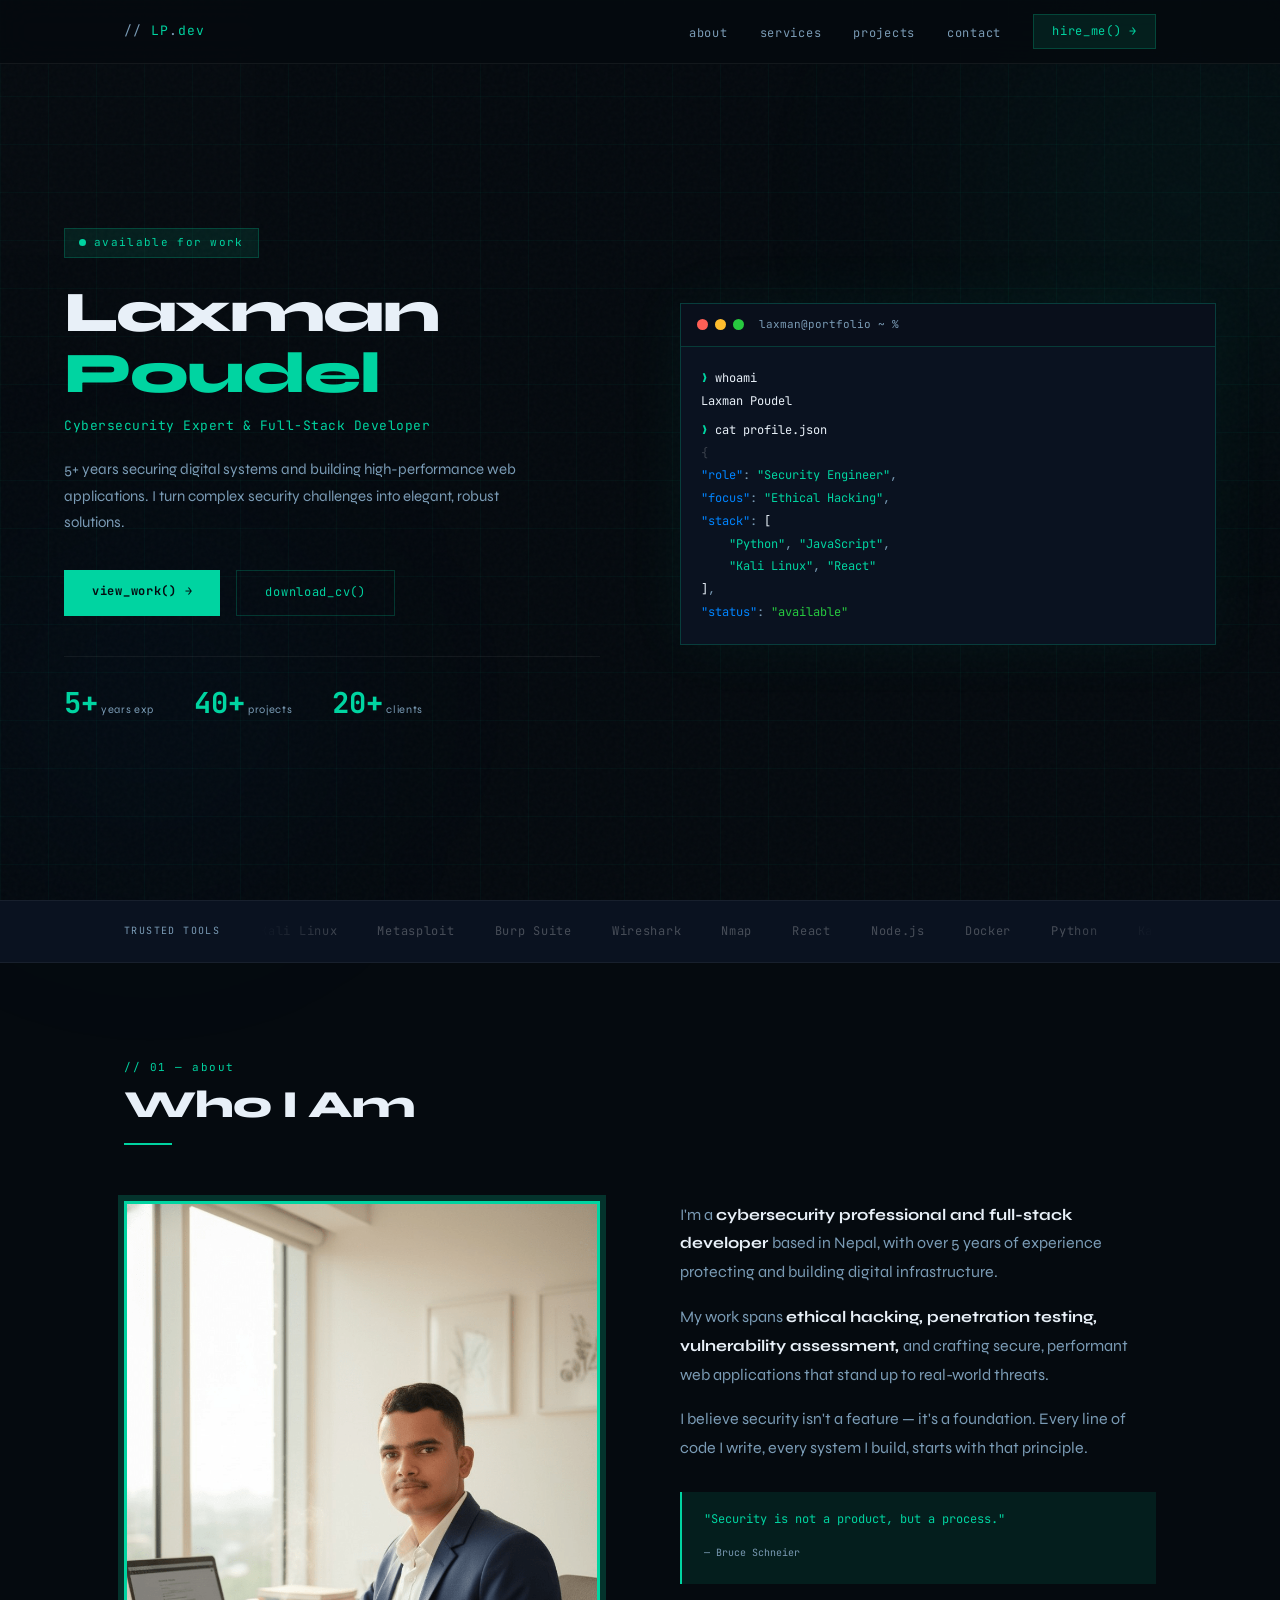
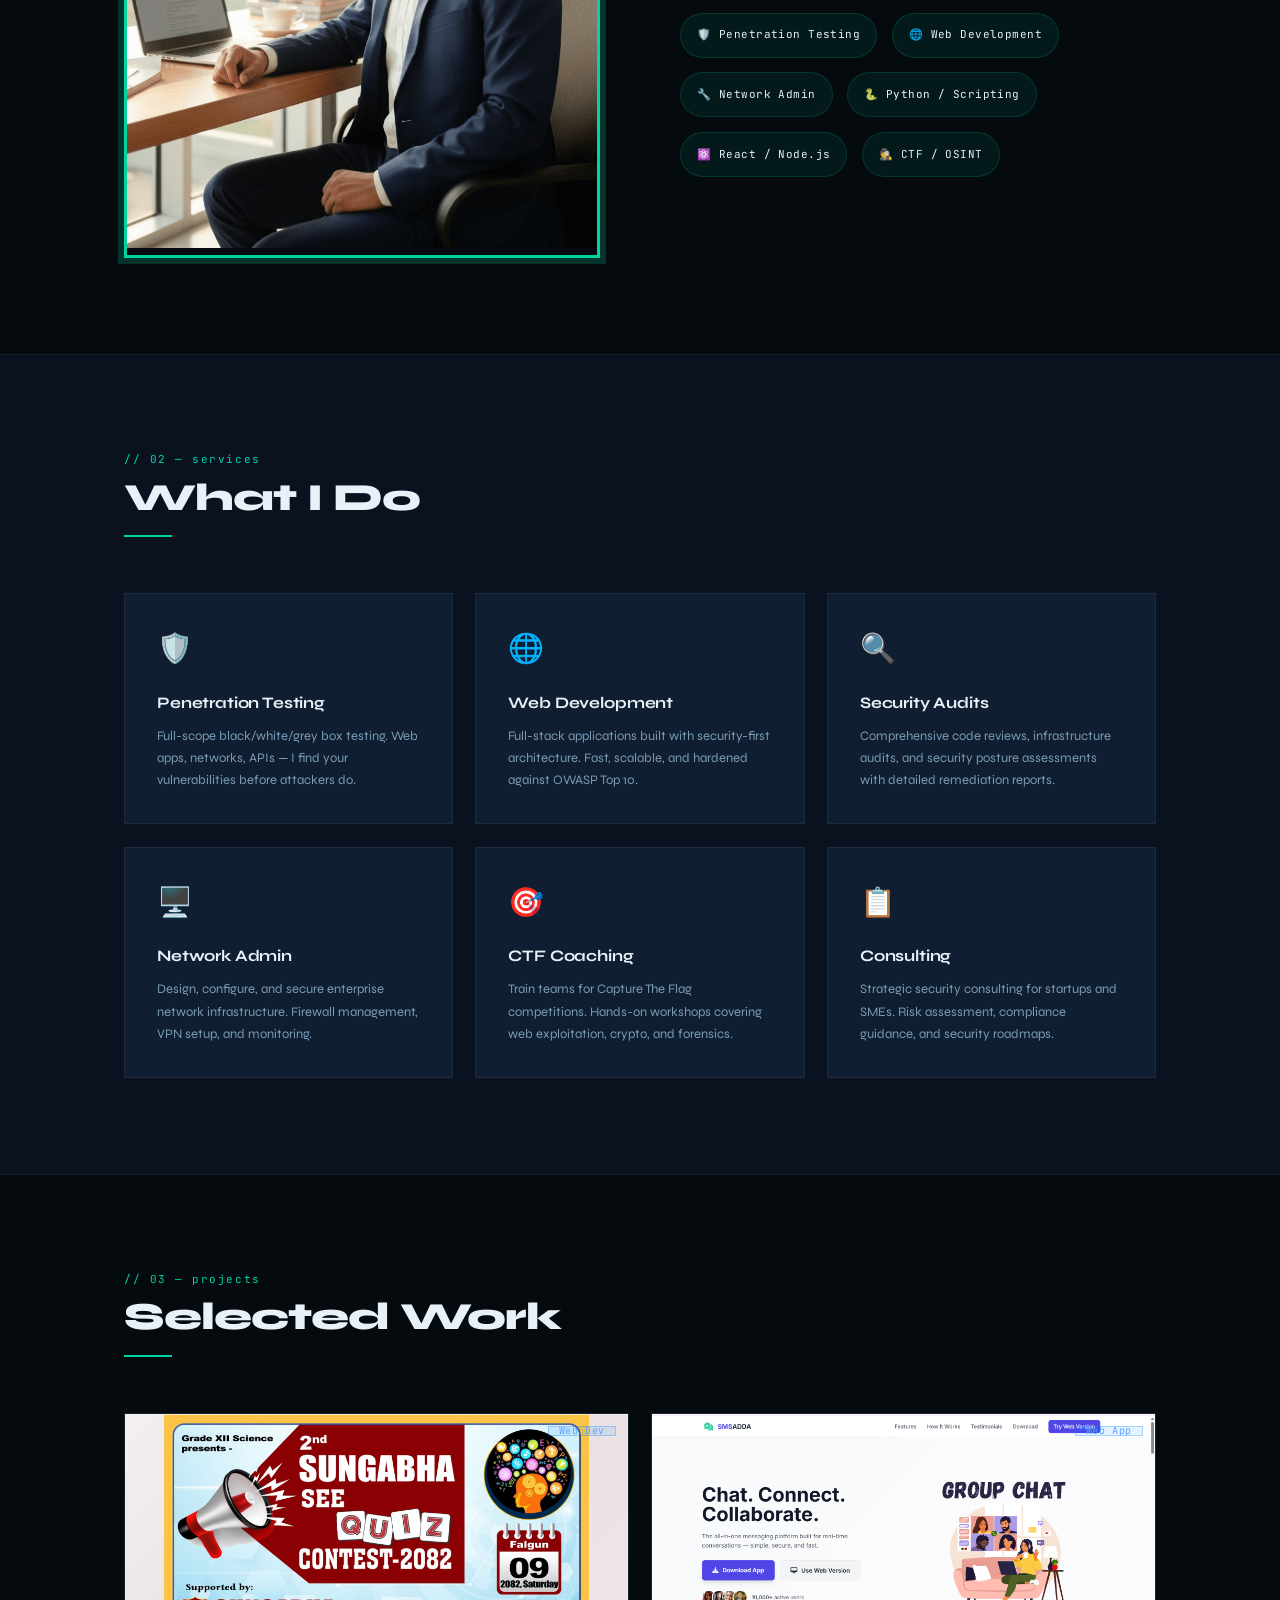
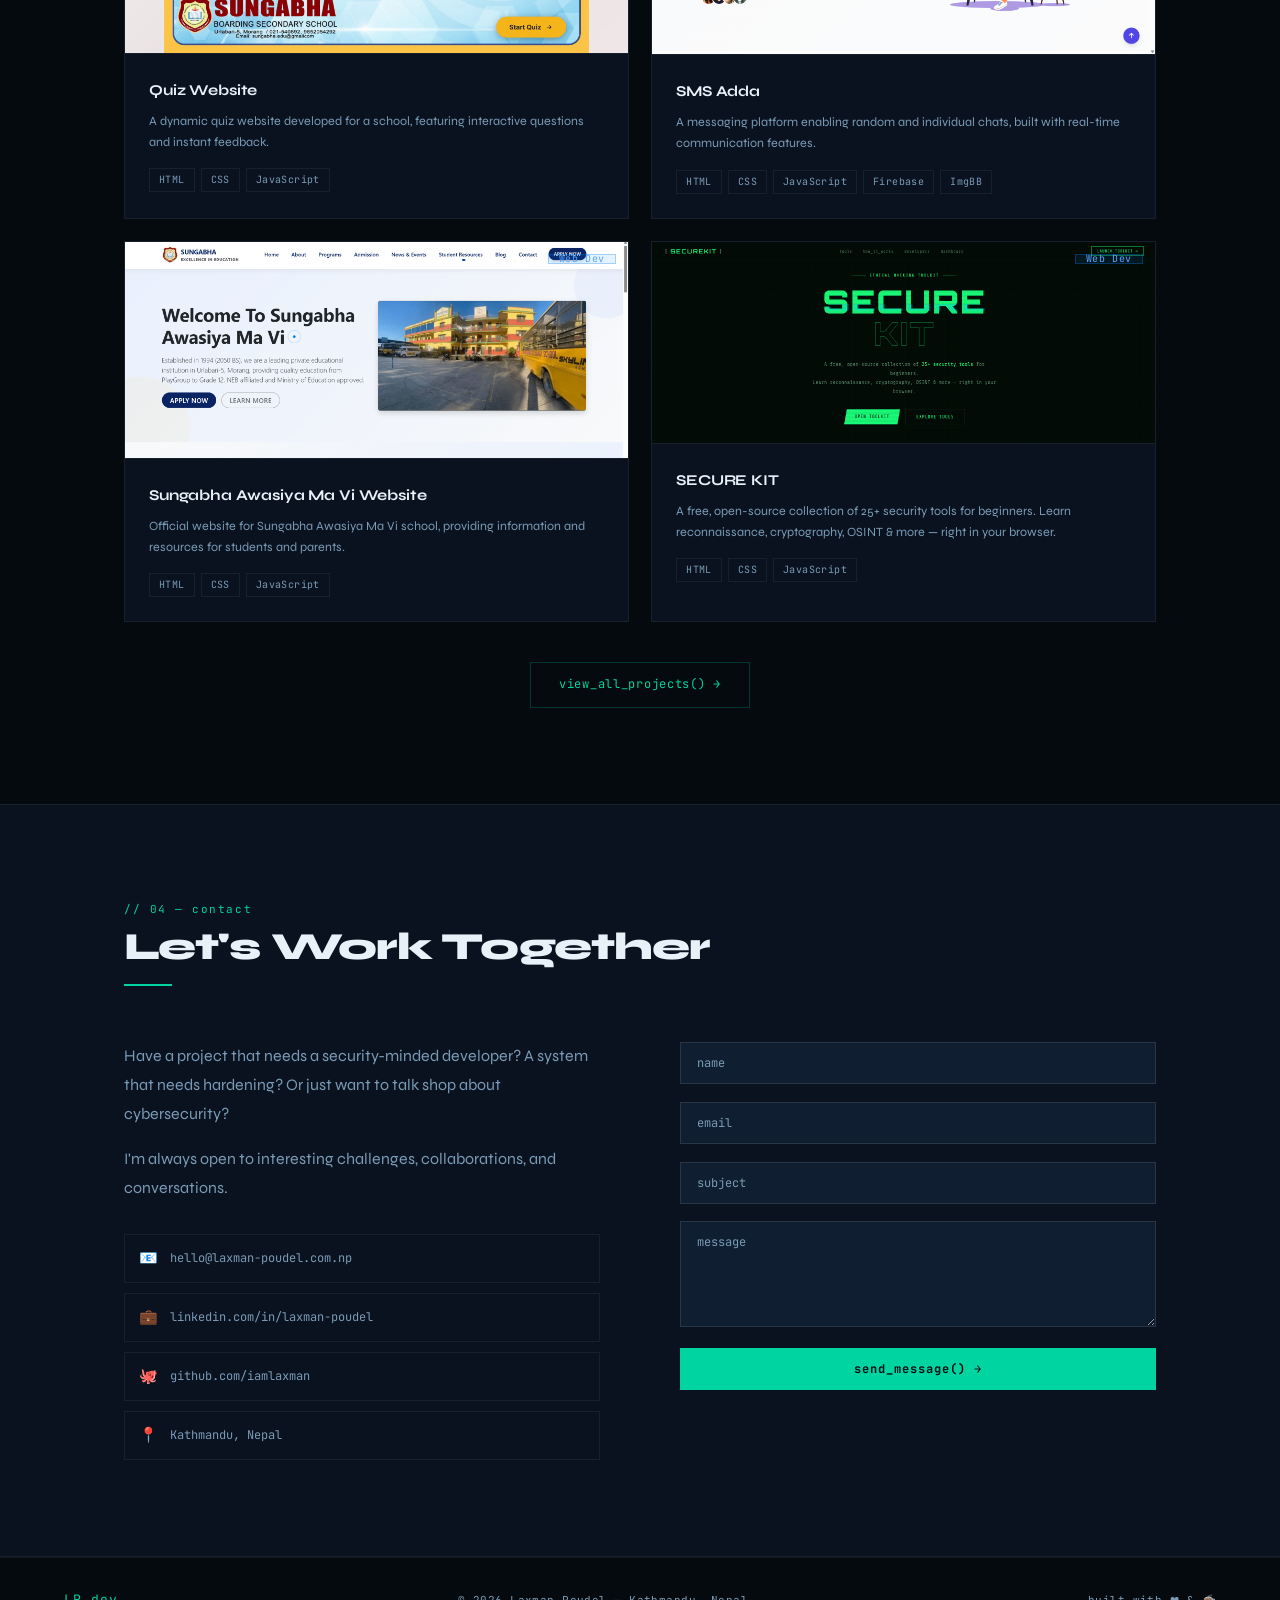
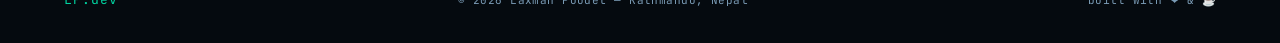
<file: index.html>
<!doctype html>
<html lang="en">
  <head>
    <meta charset="UTF-8" />
    <meta name="viewport" content="width=device-width, initial-scale=1.0" />
    <title>Laxman Poudel — Cybersecurity & Web Development</title>
    <meta
      name="description"
      content="Laxman Poudel — Cybersecurity expert and full-stack developer with 5+ years of experience in ethical hacking, web development, and secure digital solutions."
    />
    <meta
      name="keywords"
      content="cybersecurity expert, full-stack developer, ethical hacking, penetration testing, web development, security consulting, Nepal portfolio"
    />
    <meta name="robots" content="index, follow, max-snippet:-1, max-image-preview:large, max-video-preview:-1" />
    <link rel="canonical" href="https://laxman-poudel.com.np/" />
    <link rel="alternate" href="https://laxman-poudel.com.np/" hreflang="en" />

    <!-- Open Graph Meta Tags -->
    <meta property="og:title" content="Laxman Poudel — Cybersecurity & Web Development" />
    <meta property="og:description" content="Laxman Poudel — Cybersecurity expert and full-stack developer with 5+ years of experience in ethical hacking, web development, and secure digital solutions." />
    <meta property="og:image" content="https://laxman-poudel.com.np/favicon/android-chrome-512x512.png" />
    <meta property="og:url" content="https://laxman-poudel.com.np/" />
    <meta property="og:type" content="website" />
    <meta property="og:site_name" content="Laxman Poudel Portfolio" />

    <!-- Twitter Card -->
    <meta name="twitter:card" content="summary_large_image" />
    <meta name="twitter:title" content="Laxman Poudel — Cybersecurity & Web Development" />
    <meta name="twitter:description" content="Laxman Poudel — Cybersecurity expert and full-stack developer with 5+ years of experience in ethical hacking, web development, and secure digital solutions." />
    <meta name="twitter:image" content="https://laxman-poudel.com.np/favicon/android-chrome-512x512.png" />

    <!-- Favicons -->
    <link
      rel="apple-touch-icon"
      sizes="180x180"
      href="favicon/apple-touch-icon.png"
    />
    <link
      rel="icon"
      type="image/png"
      sizes="32x32"
      href="favicon/favicon-32x32.png"
    />
    <link
      rel="icon"
      type="image/png"
      sizes="16x16"
      href="favicon/favicon-16x16.png"
    />
    <link rel="manifest" href="favicon/site.webmanifest" />
    <link
      rel="mask-icon"
      href="favicon/safari-pinned-tab.svg"
      color="#00d4a1"
    />
    <meta name="msapplication-TileColor" content="#050a0f" />
    <meta name="theme-color" content="#050a0f" />

    <link rel="preconnect" href="https://fonts.googleapis.com" crossorigin />
    <link rel="preconnect" href="https://fonts.gstatic.com" crossorigin />
    <link rel="preload" href="style.css" as="style" />
    <link rel="stylesheet" href="style.css" />
    <link
      href="https://fonts.googleapis.com/css2?family=JetBrains+Mono:wght@400;700&family=Syne:wght@400;600;700;800&display=swap"
      rel="stylesheet"
      crossorigin
    />

    <script type="application/ld+json">
      {
        "@context": "https://schema.org",
        "@graph": [
          {
            "@type": "Person",
            "@id": "https://laxman-poudel.com.np/#person",
            "name": "Laxman Poudel",
            "url": "https://laxman-poudel.com.np/",
            "sameAs": [
              "https://np.linkedin.com/in/laxman-poudel-42a732193",
              "https://github.com/iamlaxman"
            ],
            "jobTitle": "Cybersecurity Expert & Full-Stack Developer",
            "affiliation": "Independent Consultant",
            "address": {
              "@type": "PostalAddress",
              "addressLocality": "Kathmandu",
              "addressCountry": "Nepal"
            }
          },
          {
            "@type": "WebSite",
            "@id": "https://laxman-poudel.com.np/#website",
            "url": "https://laxman-poudel.com.np/",
            "name": "Laxman Poudel Portfolio",
            "publisher": {
              "@id": "https://laxman-poudel.com.np/#person"
            },
            "description": "High-performance cybersecurity and web development portfolio for security-minded businesses.",
            "inLanguage": "en-US"
          },
          {
            "@type": "BreadcrumbList",
            "itemListElement": [
              {
                "@type": "ListItem",
                "position": 1,
                "name": "Home",
                "item": "https://laxman-poudel.com.np/"
              }
            ]
          },
          {
            "@type": "Service",
            "@id": "https://laxman-poudel.com.np/#services",
            "serviceType": "Cybersecurity and Web Development Services",
            "provider": {
              "@id": "https://laxman-poudel.com.np/#person"
            },
            "description": "Penetration testing, secure web applications, security audits, network administration, CTF coaching, and strategic consulting."
          },
          {
            "@type": "CreativeWork",
            "@id": "https://laxman-poudel.com.np/#quiz-website",
            "name": "Quiz Website",
            "description": "A dynamic quiz website developed for a school, featuring interactive questions and instant feedback.",
            "url": "https://iamlaxman.github.io/sungabhaseequizfinal",
            "image": "https://laxman-poudel.com.np/images/project_01.png",
            "author": {
              "@id": "https://laxman-poudel.com.np/#person"
            }
          },
          {
            "@type": "CreativeWork",
            "@id": "https://laxman-poudel.com.np/#sms-adda",
            "name": "SMS Adda",
            "description": "A messaging platform enabling random and individual chats, built with real-time communication features.",
            "url": "https://iamlaxman.github.io/smsadda",
            "image": "https://laxman-poudel.com.np/images/project_02.png",
            "author": {
              "@id": "https://laxman-poudel.com.np/#person"
            }
          },
          {
            "@type": "CreativeWork",
            "@id": "https://laxman-poudel.com.np/#sungabha-school",
            "name": "Sungabha Awasiya Ma Vi Website",
            "description": "Official website for Sungabha Awasiya Ma Vi school, providing information and resources for students and parents.",
            "url": "https://iamlaxman.github.io/sungabha-school",
            "image": "https://laxman-poudel.com.np/images/project_03.png",
            "author": {
              "@id": "https://laxman-poudel.com.np/#person"
            }
          },
          {
            "@type": "CreativeWork",
            "@id": "https://laxman-poudel.com.np/#portfolio-website",
            "name": "Portfolio Website",
            "description": "A polished personal portfolio showcasing projects, skills, and a contact section with modern UI.",
            "url": "https://iamlaxman.github.io/modernportfolio",
            "image": "https://laxman-poudel.com.np/images/project_04.png",
            "author": {
              "@id": "https://laxman-poudel.com.np/#person"
            }
          }
        ]
      }
    </script>
  </head>
  <body>
    <!-- Background layers -->
    <div class="noise" aria-hidden="true"></div>
    <div class="grid-bg" aria-hidden="true"></div>
    <div class="glow-orb orb1" aria-hidden="true"></div>
    <div class="glow-orb orb2" aria-hidden="true"></div>

    <!-- ── NAVIGATION ── -->
    <nav id="navbar" role="navigation" aria-label="Main navigation">
      <div class="nav-inner">
        <a href="#home" class="logo" aria-label="Laxman Poudel home"
          ><span>// </span>LP<span>.</span>dev</a
        >
        <button
          class="hamburger"
          id="hamburger"
          aria-label="Toggle menu"
          aria-expanded="false"
        >
          <span></span><span></span><span></span>
        </button>
        <ul class="nav-links" id="nav-links" role="list">
          <li><a href="#about">about</a></li>
          <li><a href="#services">services</a></li>
          <li><a href="#projects">projects</a></li>
          <li><a href="#contact">contact</a></li>
        </ul>
        <a href="#contact" class="nav-cta">hire_me() →</a>
      </div>
    </nav>
    <main>

    <!-- ── HERO ── -->
    <section class="hero" id="home" aria-label="Hero section">
      <div class="hero-inner">
        <div class="hero-text">
          <div class="tag" role="status">
            <span class="pulse-dot" aria-hidden="true"></span>
            available for work
          </div>
          <h1>Laxman<br /><span class="accent-text">Poudel</span></h1>
          <p class="hero-role">
            Cybersecurity Expert &amp; Full‑Stack Developer
          </p>
          <p class="hero-desc">
            5+ years securing digital systems and building high-performance web
            applications. I turn complex security challenges into elegant,
            robust solutions.
          </p>
          <div class="hero-btns">
            <a href="#projects" class="btn-primary">view_work() →</a>
            <a href="assets/Laxman_Poudel_CV.pdf" class="btn-outline" download
              >download_cv()</a
            >
          </div>
          <div class="hero-stats" role="list">
            <div class="stat" role="listitem">
              <span class="stat-num" data-target="5">0</span
              ><span class="stat-num">+</span>
              <span class="stat-label">years exp</span>
            </div>
            <div class="stat" role="listitem">
              <span class="stat-num" data-target="40">0</span
              ><span class="stat-num">+</span>
              <span class="stat-label">projects</span>
            </div>
            <div class="stat" role="listitem">
              <span class="stat-num" data-target="20">0</span
              ><span class="stat-num">+</span>
              <span class="stat-label">clients</span>
            </div>
          </div>
        </div>

        <!-- Terminal card -->
        <div
          class="terminal-card"
          role="img"
          aria-label="Interactive terminal showing profile information"
        >
          <div class="term-bar">
            <span class="dot dot-r" aria-hidden="true"></span>
            <span class="dot dot-y" aria-hidden="true"></span>
            <span class="dot dot-g" aria-hidden="true"></span>
            <span class="term-title">laxman@portfolio ~ %</span>
          </div>
          <div class="term-body" id="terminal-output" aria-live="polite">
            <!-- JS fills this in -->
          </div>
        </div>
      </div>
    </section>

    <!-- ── TECH STRIP ── -->
    <div class="tech-strip" aria-label="Technologies and tools">
      <div class="tech-strip-inner">
        <span class="strip-label">TRUSTED TOOLS</span>
        <div class="marquee-wrapper">
          <div class="marquee-track">
            <span>Kali Linux</span><span>Metasploit</span
            ><span>Burp Suite</span> <span>Wireshark</span><span>Nmap</span
            ><span>React</span> <span>Node.js</span><span>Docker</span
            ><span>Python</span> <span>Kali Linux</span><span>Metasploit</span
            ><span>Burp Suite</span> <span>Wireshark</span><span>Nmap</span
            ><span>React</span> <span>Node.js</span><span>Docker</span
            ><span>Python</span>
          </div>
        </div>
      </div>
    </div>

    <!-- ── ABOUT ── -->
    <section class="section" id="about" aria-labelledby="about-title">
      <div class="section-wrap">
        <div class="sec-header">
          <span class="sec-num">// 01 — about</span>
          <h2 class="sec-title" id="about-title">Who I Am</h2>
          <div class="sec-line" aria-hidden="true"></div>
        </div>
        <div class="about-grid">
          <div class="about-image">
            <img src="images/me.jpg" alt="Portrait of Laxman Poudel" loading="lazy" decoding="async" />
          </div>
          <div class="about-content">
            <div class="about-text">
              <p>
                I'm a
                <strong>
                  cybersecurity professional and full-stack developer
                </strong>
                based in Nepal, with over 5 years of experience protecting and
                building digital infrastructure.
              </p>
              <p>
                My work spans
                <strong>
                  ethical hacking, penetration testing, vulnerability assessment,
                </strong>
                and crafting secure, performant web applications that stand up to
                real-world threats.
              </p>
              <p>
                I believe security isn't a feature — it's a foundation. Every line
                of code I write, every system I build, starts with that principle.
              </p>
              <blockquote class="quote">
                <p>"Security is not a product, but a process."</p>
                <cite>— Bruce Schneier</cite>
              </blockquote>
            </div>
            <div class="skill-icons" role="list" aria-label="Core skills">
              <span class="skill-pill" role="listitem">🛡️ Penetration Testing</span>
              <span class="skill-pill" role="listitem">🌐 Web Development</span>
              <span class="skill-pill" role="listitem">🔧 Network Admin</span>
              <span class="skill-pill" role="listitem">🐍 Python / Scripting</span>
              <span class="skill-pill" role="listitem">⚛️ React / Node.js</span>
              <span class="skill-pill" role="listitem">🕵️ CTF / OSINT</span>
            </div>
          </div>
        </div>
      </div>
    </section>

    <!-- ── SERVICES ── -->
    <section
      class="section section-alt"
      id="services"
      aria-labelledby="services-title"
    >
      <div class="section-wrap">
        <div class="sec-header">
          <span class="sec-num">// 02 — services</span>
          <h2 class="sec-title" id="services-title">What I Do</h2>
          <div class="sec-line" aria-hidden="true"></div>
        </div>
        <div class="services-grid" role="list">
          <article class="service-card" role="listitem">
            <div class="svc-icon" aria-hidden="true">🛡️</div>
            <h3 class="svc-name">Penetration Testing</h3>
            <p class="svc-desc">
              Full-scope black/white/grey box testing. Web apps, networks, APIs
              — I find your vulnerabilities before attackers do.
            </p>
          </article>
          <article class="service-card" role="listitem">
            <div class="svc-icon" aria-hidden="true">🌐</div>
            <h3 class="svc-name">Web Development</h3>
            <p class="svc-desc">
              Full-stack applications built with security-first architecture.
              Fast, scalable, and hardened against OWASP Top 10.
            </p>
          </article>
          <article class="service-card" role="listitem">
            <div class="svc-icon" aria-hidden="true">🔍</div>
            <h3 class="svc-name">Security Audits</h3>
            <p class="svc-desc">
              Comprehensive code reviews, infrastructure audits, and security
              posture assessments with detailed remediation reports.
            </p>
          </article>
          <article class="service-card" role="listitem">
            <div class="svc-icon" aria-hidden="true">🖥️</div>
            <h3 class="svc-name">Network Admin</h3>
            <p class="svc-desc">
              Design, configure, and secure enterprise network infrastructure.
              Firewall management, VPN setup, and monitoring.
            </p>
          </article>
          <article class="service-card" role="listitem">
            <div class="svc-icon" aria-hidden="true">🎯</div>
            <h3 class="svc-name">CTF Coaching</h3>
            <p class="svc-desc">
              Train teams for Capture The Flag competitions. Hands-on workshops
              covering web exploitation, crypto, and forensics.
            </p>
          </article>
          <article class="service-card" role="listitem">
            <div class="svc-icon" aria-hidden="true">📋</div>
            <h3 class="svc-name">Consulting</h3>
            <p class="svc-desc">
              Strategic security consulting for startups and SMEs. Risk
              assessment, compliance guidance, and security roadmaps.
            </p>
          </article>
        </div>
      </div>
    </section>

    <!-- ── PROJECTS ── -->
    <section class="section" id="projects" aria-labelledby="projects-title">
      <div class="section-wrap">
        <div class="sec-header">
          <span class="sec-num">// 03 — projects</span>
          <h2 class="sec-title" id="projects-title">Selected Work</h2>
          <div class="sec-line" aria-hidden="true"></div>
        </div>
        <div class="projects-grid" role="list">
          <article class="proj-card" role="listitem">
            <div class="proj-img" aria-hidden="true">
              <img
                src="images/project_01.png"
                alt="Quiz Website Project"
                loading="lazy"
                decoding="async"
              />
              <span class="proj-badge badge-web">Web Dev</span>
            </div>
            <div class="proj-body">
              <h3 class="proj-title">Quiz Website</h3>
              <p class="proj-desc">
                A dynamic quiz website developed for a school, featuring
                interactive questions and instant feedback.
              </p>
              <div class="proj-tech" role="list" aria-label="Technologies used">
                <span role="listitem">HTML</span><span role="listitem">CSS</span
                ><span role="listitem">JavaScript</span>
              </div>
            </div>
          </article>

          <article class="proj-card" role="listitem">
            <div class="proj-img" aria-hidden="true">
              <img
                src="images/project_02.png"
                alt="SMS Adda Project"
                loading="lazy"
                decoding="async"
              />
              <span class="proj-badge badge-web">Web App</span>
            </div>
            <div class="proj-body">
              <h3 class="proj-title">SMS Adda</h3>
              <p class="proj-desc">
                A messaging platform enabling random and individual chats, built
                with real-time communication features.
              </p>
              <div class="proj-tech" role="list" aria-label="Technologies used">
                <span role="listitem">HTML</span><span role="listitem">CSS</span
                ><span role="listitem">JavaScript</span
                ><span role="listitem">Firebase</span
                ><span role="listitem">ImgBB</span>
              </div>
            </div>
          </article>

          <article class="proj-card" role="listitem">
            <div class="proj-img" aria-hidden="true">
              <img
                src="images/project_03.png"
                alt="Sungabha Awasiya Ma Vi Website Project"
                loading="lazy"
                decoding="async"
              />
              <span class="proj-badge badge-web">Web Dev</span>
            </div>
            <div class="proj-body">
              <h3 class="proj-title">Sungabha Awasiya Ma Vi Website</h3>
              <p class="proj-desc">
                Official website for Sungabha Awasiya Ma Vi school, providing
                information and resources for students and parents.
              </p>
              <div class="proj-tech" role="list" aria-label="Technologies used">
                <span role="listitem">HTML</span><span role="listitem">CSS</span
                ><span role="listitem">JavaScript</span>
              </div>
            </div>
          </article>

          <article class="proj-card" role="listitem">
            <div class="proj-img" aria-hidden="true">
              <img
                src="images/project_04.png"
                alt="secure kit"
                loading="lazy"
                decoding="async"
              />
              <span class="proj-badge badge-web">Web Dev</span>
            </div>
            <div class="proj-body">
              <h3 class="proj-title">SECURE KIT</h3>
              <p class="proj-desc">
              A free, open-source collection of 25+ security tools for beginners.
              Learn reconnaissance, cryptography, OSINT & more — right in your browser.
              </p>
              <div class="proj-tech" role="list" aria-label="Technologies used">
                <span role="listitem">HTML</span><span role="listitem">CSS</span
                ><span role="listitem">JavaScript</span>
              </div>
            </div>
          </article>
        </div>
        <div class="projects-cta">
          <a href="projects.html" class="btn-outline"
            >view_all_projects() →</a
          >
        </div>
      </div>
    </section>

    <!-- ── CONTACT ── -->
    <section
      class="section section-alt"
      id="contact"
      aria-labelledby="contact-title"
    >
      <div class="section-wrap">
        <div class="sec-header">
          <span class="sec-num">// 04 — contact</span>
          <h2 class="sec-title" id="contact-title">Let's Work Together</h2>
          <div class="sec-line" aria-hidden="true"></div>
        </div>
        <div class="contact-inner">
          <div class="contact-left">
            <p>
              Have a project that needs a security-minded developer? A system
              that needs hardening? Or just want to talk shop about
              cybersecurity?
            </p>
            <p>
              I'm always open to interesting challenges, collaborations, and
              conversations.
            </p>
            <div class="contact-links" role="list">
              <a
                class="c-link"
                href="mailto:hello@laxman-poudel.com.np"
                role="listitem"
              >
                <span class="c-link-icon" aria-hidden="true">📧</span>
                hello@laxman-poudel.com.np 
              </a>
              <a
                class="c-link"
                href="https://np.linkedin.com/in/laxman-poudel-42a732193"
                target="_blank"
                rel="noopener noreferrer"
                role="listitem"
              >
                <span class="c-link-icon" aria-hidden="true">💼</span>
                linkedin.com/in/laxman-poudel
              </a>
              <a
                class="c-link"
                href="https://github.com/iamlaxman"
                target="_blank"
                rel="noopener noreferrer"
                role="listitem"
              >
                <span class="c-link-icon" aria-hidden="true">🐙</span>
                github.com/iamlaxman
              </a>
              <a class="c-link" href="#contact" role="listitem">
                <span class="c-link-icon" aria-hidden="true">📍</span>
                Kathmandu, Nepal
              </a>
            </div>
          </div>
          <form
            class="contact-form"
            id="contact-form"
            action="https://formspree.io/f/xkoelbar"
            method="POST"
            novalidate
            aria-label="Contact form"
          >
            <div class="form-group">
              <label for="name" class="sr-only">Your Name</label>
              <input
                type="text"
                id="name"
                name="name"
                placeholder="name"
                required
                autocomplete="name"
              />
              <span class="field-error" aria-live="polite"></span>
            </div>
            <div class="form-group">
              <label for="email" class="sr-only">Your Email</label>
              <input
                type="email"
                id="email"
                name="email"
                placeholder="email"
                required
                autocomplete="email"
              />
              <span class="field-error" aria-live="polite"></span>
            </div>
            <div class="form-group">
              <label for="subject" class="sr-only">Subject</label>
              <input
                type="text"
                id="subject"
                name="subject"
                placeholder="subject"
                required
              />
              <span class="field-error" aria-live="polite"></span>
            </div>
            <div class="form-group">
              <label for="message" class="sr-only">Your Message</label>
              <textarea
                id="message"
                name="message"
                rows="5"
                placeholder="message"
                required
              ></textarea>
              <span class="field-error" aria-live="polite"></span>
            </div>
            <button type="submit" class="form-submit" id="submit-btn">
              <span class="btn-text">send_message() →</span>
              <span class="btn-loading" hidden>sending...</span>
            </button>
            <div
              class="form-success"
              id="form-success"
              role="alert"
              aria-live="polite"
              hidden
            >
              ✓ Message sent! I'll get back to you soon.
            </div>
          </form>
        </div>
      </div>
    </section>
    </main>

    <!-- ── FOOTER ── -->
    <footer role="contentinfo">
      <div class="footer-inner">
        <a href="#home" class="footer-logo">LP.dev</a>
        <p class="footer-text">
          © <span id="year"></span> Laxman Poudel — Kathmandu, Nepal
        </p>
        <p class="footer-text">built with ❤ &amp; ☕</p>
      </div>
    </footer>

    <script src="script.js" defer></script>
  </body>
</html>
</file>
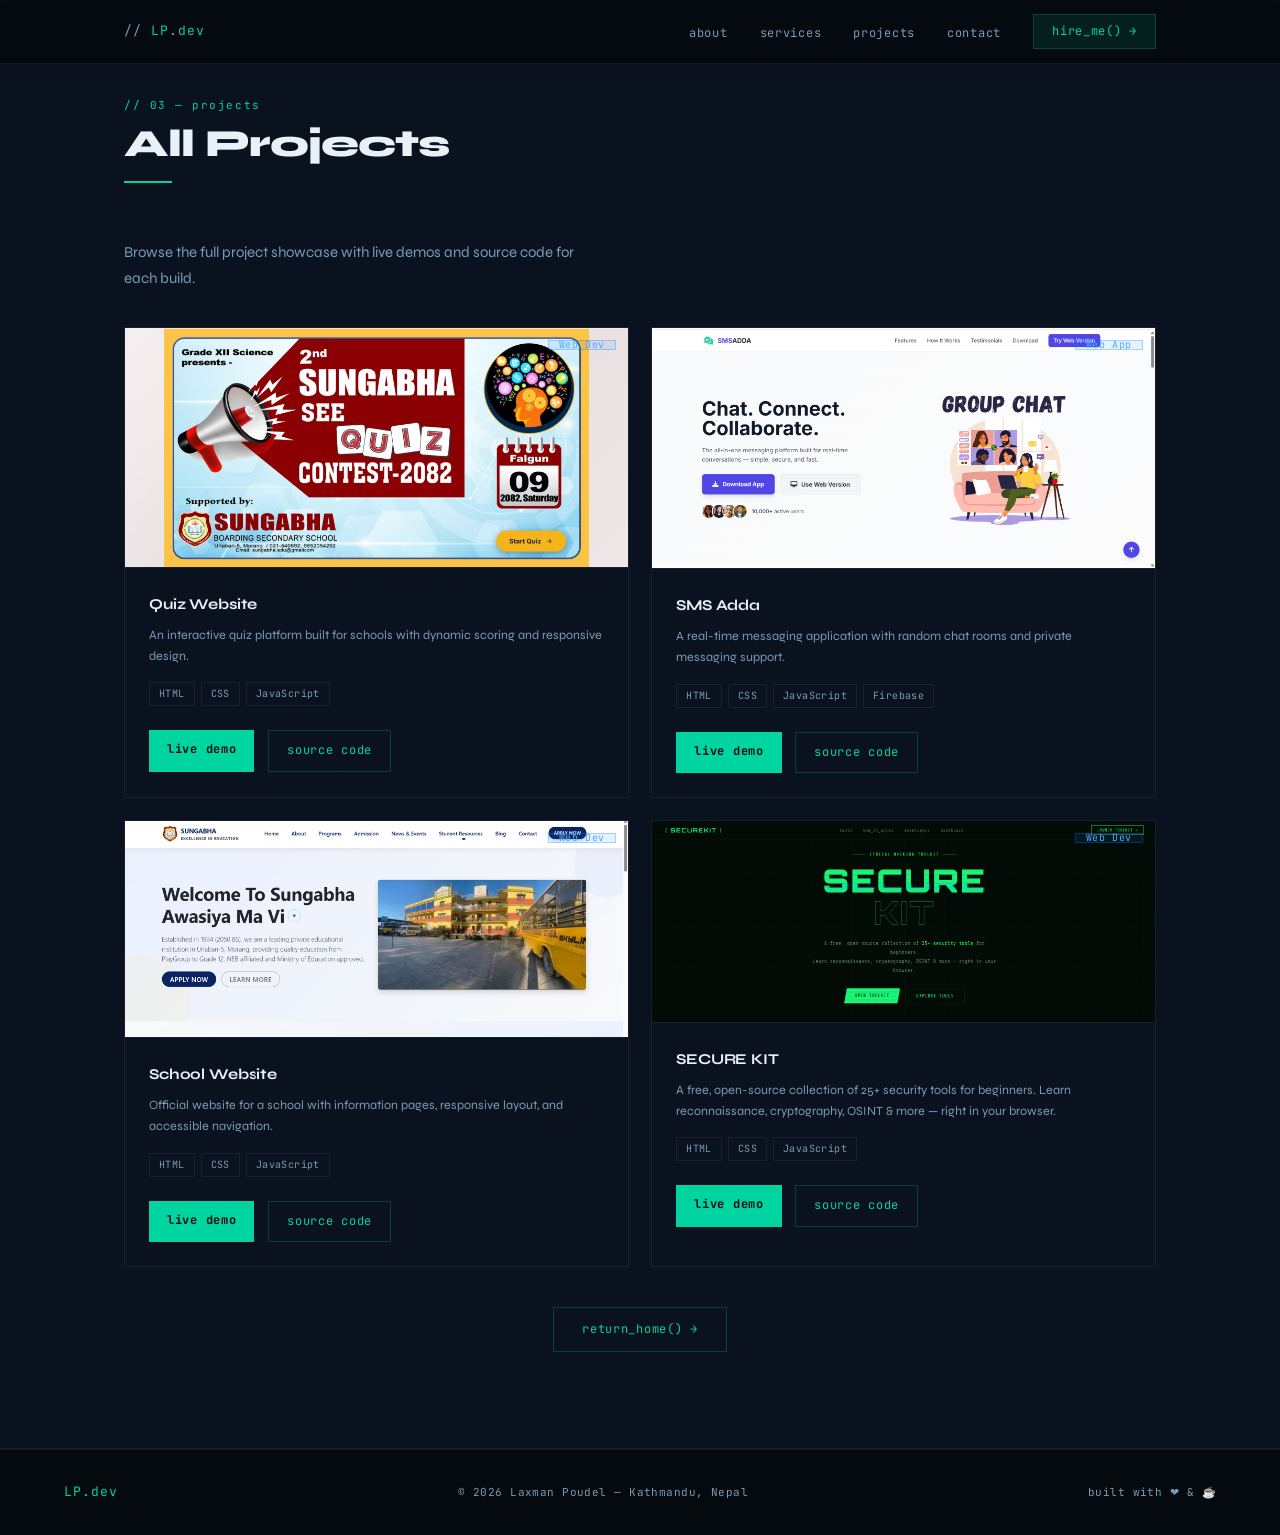
<file: projects.html>
<!doctype html>
<html lang="en">
  <head>
    <meta charset="UTF-8" />
    <meta name="viewport" content="width=device-width, initial-scale=1.0" />
    <title>Projects — Laxman Poudel</title>
    <meta
      name="description"
      content="Explore live demos and source code for Laxman Poudel's portfolio projects."
    />
    <meta
      name="keywords"
      content="Laxman Poudel projects, cybersecurity projects, web development portfolio, portfolio showcase, project demos"
    />
    <meta name="robots" content="index, follow, max-snippet:-1, max-image-preview:large, max-video-preview:-1" />
    <link rel="canonical" href="https://laxman-poudel.com.np/projects.html" />
    <link rel="alternate" href="https://laxman-poudel.com.np/projects.html" hreflang="en" />

    <meta property="og:title" content="Projects — Laxman Poudel" />
    <meta property="og:description" content="Explore live demos and source code for Laxman Poudel's portfolio projects." />
    <meta property="og:image" content="https://laxman-poudel.com.np/favicon/android-chrome-512x512.png" />
    <meta property="og:url" content="https://laxman-poudel.com.np/projects.html" />
    <meta property="og:type" content="website" />
    <meta property="og:site_name" content="Laxman Poudel Portfolio" />

    <meta name="twitter:card" content="summary_large_image" />
    <meta name="twitter:title" content="Projects — Laxman Poudel" />
    <meta name="twitter:description" content="Explore live demos and source code for Laxman Poudel's portfolio projects." />
    <meta name="twitter:image" content="https://laxman-poudel.com.np/favicon/android-chrome-512x512.png" />

    <link rel="preconnect" href="https://fonts.googleapis.com" crossorigin />
    <link rel="preconnect" href="https://fonts.gstatic.com" crossorigin />
    <link rel="preload" href="style.css" as="style" />
    <link rel="stylesheet" href="style.css" />
    <link
      href="https://fonts.googleapis.com/css2?family=JetBrains+Mono:wght@400;700&family=Syne:wght@400;600;700;800&display=swap"
      rel="stylesheet"
      crossorigin
    />

    <script type="application/ld+json">
      {
        "@context": "https://schema.org",
        "@graph": [
          {
            "@type": "Person",
            "@id": "https://laxman-poudel.com.np/#person",
            "name": "Laxman Poudel",
            "url": "https://laxman-poudel.com.np/",
            "sameAs": [
              "https://np.linkedin.com/in/laxman-poudel-42a732193",
              "https://github.com/iamlaxman"
            ],
            "jobTitle": "Cybersecurity Expert & Full-Stack Developer"
          },
          {
            "@type": "WebSite",
            "@id": "https://laxman-poudel.com.np/#website",
            "url": "https://laxman-poudel.com.np/",
            "name": "Laxman Poudel Portfolio"
          },
          {
            "@type": "BreadcrumbList",
            "itemListElement": [
              {
                "@type": "ListItem",
                "position": 1,
                "name": "Home",
                "item": "https://laxman-poudel.com.np/"
              },
              {
                "@type": "ListItem",
                "position": 2,
                "name": "Projects",
                "item": "https://laxman-poudel.com.np/projects.html"
              }
            ]
          },
          {
            "@type": "Service",
            "@id": "https://laxman-poudel.com.np/#services",
            "serviceType": "Portfolio Project Showcase",
            "provider": {
              "@id": "https://laxman-poudel.com.np/#person"
            },
            "description": "Project portfolio and case studies illustrating cybersecurity and web development work."
          },
          {
            "@type": "CreativeWork",
            "@id": "https://laxman-poudel.com.np/projects.html#quiz-website",
            "name": "Quiz Website",
            "description": "An interactive quiz platform built for schools with dynamic scoring and responsive design.",
            "url": "https://iamlaxman.github.io/sungabhaseequizfinal",
            "image": "https://laxman-poudel.com.np/images/project_01.png"
          },
          {
            "@type": "CreativeWork",
            "@id": "https://laxman-poudel.com.np/projects.html#sms-adda",
            "name": "SMS Adda",
            "description": "A real-time messaging application with random chat rooms and private messaging support.",
            "url": "https://iamlaxman.github.io/smsadda",
            "image": "https://laxman-poudel.com.np/images/project_02.png"
          },
          {
            "@type": "CreativeWork",
            "@id": "https://laxman-poudel.com.np/projects.html#sungabha-school",
            "name": "School Website",
            "description": "Official website for a school with information pages, responsive layout, and accessible navigation.",
            "url": "https://iamlaxman.github.io/sungabha-school",
            "image": "https://laxman-poudel.com.np/images/project_03.png"
          },
          {
            "@type": "CreativeWork",
            "@id": "https://laxman-poudel.com.np/projects.html#portfolio-website",
            "name": "Portfolio Website",
            "description": "A polished personal portfolio showcasing projects, skills, and a contact section with modern UI.",
            "url": "https://iamlaxman.github.io/modernportfolio",
            "image": "https://laxman-poudel.com.np/images/project_04.png"
          }
        ]
      }
    </script>
  </head>
  <body>
    <div class="noise" aria-hidden="true"></div>
    <div class="grid-bg" aria-hidden="true"></div>
    <div class="glow-orb orb1" aria-hidden="true"></div>
    <div class="glow-orb orb2" aria-hidden="true"></div>

    <nav id="navbar" role="navigation" aria-label="Main navigation">
      <div class="nav-inner">
        <a href="index.html#home" class="logo" aria-label="Laxman Poudel home"
          ><span>// </span>LP<span>.</span>dev</a
        >
        <button
          class="hamburger"
          id="hamburger"
          aria-label="Toggle menu"
          aria-expanded="false"
        >
          <span></span><span></span><span></span>
        </button>
        <ul class="nav-links" id="nav-links" role="list">
          <li><a href="index.html#about">about</a></li>
          <li><a href="index.html#services">services</a></li>
          <li><a href="index.html#projects">projects</a></li>
          <li><a href="index.html#contact">contact</a></li>
        </ul>
        <a href="index.html#contact" class="nav-cta">hire_me() →</a>
      </div>
    </nav>
    <main>
      <h1 class="sr-only">Projects — Portfolio showcase by Laxman Poudel</h1>

    <section class="section section-alt" id="projects" aria-labelledby="projects-title">
      <div class="section-wrap">
        <div class="sec-header">
          <span class="sec-num">// 03 — projects</span>
          <h2 class="sec-title" id="projects-title">All Projects</h2>
          <div class="sec-line" aria-hidden="true"></div>
        </div>
        <p class="hero-desc">
          Browse the full project showcase with live demos and source code for each build.
        </p>
        <div class="projects-grid" role="list">
          <article class="proj-card" role="listitem">
            <div class="proj-img" aria-hidden="true">
              <img src="images/project_01.png" alt="Quiz Website Project" loading="lazy" decoding="async" />
              <span class="proj-badge badge-web">Web Dev</span>
            </div>
            <div class="proj-body">
              <h3 class="proj-title">Quiz Website</h3>
              <p class="proj-desc">
                An interactive quiz platform built for schools with dynamic scoring and responsive design.
              </p>
              <div class="proj-tech" role="list" aria-label="Technologies used">
                <span role="listitem">HTML</span><span role="listitem">CSS</span><span role="listitem">JavaScript</span>
              </div>
              <div class="proj-actions">
                <a href="https://iamlaxman.github.io/sungabhaseequizfinal" class="btn-primary" target="_blank" rel="noopener noreferrer">live demo</a>
                <a href="https://github.com/iamlaxman/sungabhaseequizfinal" class="btn-outline" target="_blank" rel="noopener noreferrer">source code</a>
              </div>
            </div>
          </article>

          <article class="proj-card" role="listitem">
            <div class="proj-img" aria-hidden="true">
              <img src="images/project_02.png" alt="SMS Adda Project" loading="lazy" decoding="async" />
              <span class="proj-badge badge-web">Web App</span>
            </div>
            <div class="proj-body">
              <h3 class="proj-title">SMS Adda</h3>
              <p class="proj-desc">
                A real-time messaging application with random chat rooms and private messaging support.
              </p>
              <div class="proj-tech" role="list" aria-label="Technologies used">
                <span role="listitem">HTML</span><span role="listitem">CSS</span><span role="listitem">JavaScript</span><span role="listitem">Firebase</span>
              </div>
              <div class="proj-actions">
                <a href="https://iamlaxman.github.io/smsadda" class="btn-primary" target="_blank" rel="noopener noreferrer">live demo</a>
                <a href="https://github.com/iamlaxman/smsadda" class="btn-outline" target="_blank" rel="noopener noreferrer">source code</a>
              </div>
            </div>
          </article>

          <article class="proj-card" role="listitem">
            <div class="proj-img" aria-hidden="true">
              <img src="images/project_03.png" alt="Sungabha Awasiya Ma Vi Website Project" loading="lazy" decoding="async" />
              <span class="proj-badge badge-web">Web Dev</span>
            </div>
            <div class="proj-body">
              <h3 class="proj-title">School Website</h3>
              <p class="proj-desc">
                Official website for a school with information pages, responsive layout, and accessible navigation.
              </p>
              <div class="proj-tech" role="list" aria-label="Technologies used">
                <span role="listitem">HTML</span><span role="listitem">CSS</span><span role="listitem">JavaScript</span>
              </div>
              <div class="proj-actions">
                <a href="https://iamlaxman.github.io/sungabha-school" class="btn-primary" target="_blank" rel="noopener noreferrer">live demo</a>
                <a href="https://github.com/iamlaxman/sungabha-school" class="btn-outline" target="_blank" rel="noopener noreferrer">source code</a>
              </div>
            </div>
          </article>

          <article class="proj-card" role="listitem">
            <div class="proj-img" aria-hidden="true">
              <img src="images/project_04.png" alt="secure kit" loading="lazy" decoding="async" />
              <span class="proj-badge badge-web">Web Dev</span>
            </div>
            <div class="proj-body">
              <h3 class="proj-title">SECURE KIT </h3>
              <p class="proj-desc">
            A free, open-source collection of 25+ security tools for beginners.
            Learn reconnaissance, cryptography, OSINT & more — right in your browser.
              </p>
              <div class="proj-tech" role="list" aria-label="Technologies used">
                <span role="listitem">HTML</span><span role="listitem">CSS</span><span role="listitem">JavaScript</span>
              </div>
              <div class="proj-actions">
                <a href="https://securekit.laxman-poudel.com.np" class="btn-primary" target="_blank" rel="noopener noreferrer">live demo</a>
                <a href="https://github.com/iamlaxman/securekit" class="btn-outline" target="_blank" rel="noopener noreferrer">source code</a>
              </div>
            </div>
          </article>
        </div>
        <div class="projects-cta">
          <a href="index.html#projects" class="btn-outline">return_home() →</a>
        </div>
      </div>
    </section>
    </main>

    <footer role="contentinfo">
      <div class="footer-inner">
        <a href="index.html#home" class="footer-logo">LP.dev</a>
        <p class="footer-text">© <span id="year"></span> Laxman Poudel — Kathmandu, Nepal</p>
        <p class="footer-text">built with ❤ &amp; ☕</p>
      </div>
    </footer>

    <script src="script.js" defer></script>
  </body>
</html>
</file>
<file: style.css>
/* =============================================
   LAXMAN POUDEL — PORTFOLIO
   style.css
   ============================================= */

/* ── Reset & Base ── */
*, *::before, *::after {
  margin: 0;
  padding: 0;
  box-sizing: border-box;
}

:root {
  --bg:         #050a0f;
  --bg2:        #0a1220;
  --bg3:        #0f1e30;
  --accent:     #00d4a1;
  --accent2:    #0084ff;
  --accent-dim: rgba(0, 212, 161, 0.10);
  --accent-dim2:rgba(0, 212, 161, 0.18);
  --text:       #e8f0f8;
  --text-muted: #7a9bb5;
  --border:     rgba(0, 212, 161, 0.22);
  --border-sub: rgba(255, 255, 255, 0.06);
  --mono:       'JetBrains Mono', 'Courier New', monospace;
  --sans:       'Syne', sans-serif;
  --nav-h:      64px;
  --max-w:      1160px;
  --ease:       cubic-bezier(0.4, 0, 0.2, 1);
}

html {
  scroll-behavior: smooth;
  scroll-padding-top: var(--nav-h);
}

body {
  background: var(--bg);
  color: var(--text);
  font-family: var(--sans);
  font-size: 16px;
  line-height: 1.6;
  overflow-x: hidden;
  -webkit-font-smoothing: antialiased;
}

a,
button,
input,
textarea,
select,
.proj-card,
.service-card,
.skill-pill,
.c-link,
.btn-primary,
.btn-outline {
  transition: background 0.25s var(--ease),
              color 0.25s var(--ease),
              border-color 0.25s var(--ease),
              transform 0.25s var(--ease),
              box-shadow 0.25s var(--ease);
}

.noise,
.grid-bg,
.glow-orb {
  will-change: transform, opacity;
}

/* ── Accessibility ── */
.sr-only {
  position: absolute;
  width: 1px; height: 1px;
  padding: 0; margin: -1px;
  overflow: hidden;
  clip: rect(0,0,0,0);
  white-space: nowrap;
  border: 0;
}

a:focus-visible,
button:focus-visible,
input:focus-visible,
textarea:focus-visible {
  outline: 2px solid var(--accent);
  outline-offset: 3px;
}

/* ── Background Layers ── */
.noise {
  position: fixed;
  inset: 0;
  pointer-events: none;
  opacity: 0.025;
  background-image: url("data:image/svg+xml,%3Csvg viewBox='0 0 256 256' xmlns='http://www.w3.org/2000/svg'%3E%3Cfilter id='n'%3E%3CfeTurbulence type='fractalNoise' baseFrequency='0.9' numOctaves='4'/%3E%3C/filter%3E%3Crect width='100%25' height='100%25' filter='url(%23n)'/%3E%3C/svg%3E");
  z-index: 0;
}

.grid-bg {
  position: fixed;
  inset: 0;
  pointer-events: none;
  background-image:
    linear-gradient(rgba(0,212,161,0.04) 1px, transparent 1px),
    linear-gradient(90deg, rgba(0,212,161,0.04) 1px, transparent 1px);
  background-size: 48px 48px;
  z-index: 0;
}

.glow-orb {
  position: fixed;
  border-radius: 50%;
  filter: blur(120px);
  pointer-events: none;
  z-index: 0;
  animation: floatOrb 12s ease-in-out infinite;
}
.orb1 {
  width: 600px; height: 600px;
  background: radial-gradient(circle, rgba(0,212,161,0.08), transparent 70%);
  top: -100px; right: -200px;
}
.orb2 {
  width: 500px; height: 500px;
  background: radial-gradient(circle, rgba(0,132,255,0.06), transparent 70%);
  bottom: -50px; left: -100px;
}

@keyframes floatOrb {
  0%, 100% { transform: translate(0, 0); }
  50% { transform: translate(-10px, 12px); }
}

/* ── Navigation ── */
nav {
  position: fixed;
  top: 0; width: 100%;
  z-index: 200;
  height: var(--nav-h);
  border-bottom: 1px solid var(--border-sub);
  background: rgba(5, 10, 15, 0.85);
  backdrop-filter: blur(16px);
  -webkit-backdrop-filter: blur(16px);
  transition: border-color 0.3s var(--ease), background 0.3s var(--ease);
}
nav.scrolled {
  border-bottom-color: var(--border);
  background: rgba(5, 10, 15, 0.96);
}

.nav-inner {
  max-width: var(--max-w);
  margin: 0 auto;
  padding: 0 5%;
  height: 100%;
  display: flex;
  align-items: center;
  gap: 2rem;
}

.logo {
  font-family: var(--mono);
  font-size: 13px;
  color: var(--accent);
  letter-spacing: 0.08em;
  text-decoration: none;
  margin-right: auto;
}
.logo span { color: var(--text-muted); }

.nav-links {
  display: flex;
  gap: 2rem;
  list-style: none;
}
.nav-links a {
  font-family: var(--mono);
  font-size: 12px;
  color: var(--text-muted);
  text-decoration: none;
  letter-spacing: 0.06em;
  transition: color 0.2s;
  position: relative;
  padding-bottom: 2px;
}
.nav-links a::after {
  content: '';
  position: absolute;
  left: 0; bottom: -2px;
  width: 0; height: 1px;
  background: var(--accent);
  transition: width 0.25s var(--ease);
}
.nav-links a:hover { color: var(--accent); }
.nav-links a:hover::after { width: 100%; }

.nav-cta {
  font-family: var(--mono);
  font-size: 12px;
  color: var(--accent);
  text-decoration: none;
  letter-spacing: 0.06em;
  padding: 7px 18px;
  border: 1px solid var(--border);
  background: var(--accent-dim);
  transition: background 0.2s, border-color 0.2s;
  white-space: nowrap;
}
.nav-cta:hover { background: var(--accent-dim2); border-color: var(--accent); }

/* Hamburger */
.hamburger {
  display: none;
  flex-direction: column;
  justify-content: center;
  gap: 5px;
  width: 32px; height: 32px;
  background: none;
  border: none;
  cursor: pointer;
  padding: 4px;
  margin-left: auto;
}
.hamburger span {
  display: block;
  width: 100%; height: 1.5px;
  background: var(--text-muted);
  transition: transform 0.3s var(--ease), opacity 0.2s;
}
.hamburger.open span:nth-child(1) { transform: translateY(6.5px) rotate(45deg); }
.hamburger.open span:nth-child(2) { opacity: 0; }
.hamburger.open span:nth-child(3) { transform: translateY(-6.5px) rotate(-45deg); }

/* ── Hero ── */
.hero {
  position: relative;
  z-index: 1;
  min-height: 100vh;
  display: flex;
  align-items: center;
  padding: calc(var(--nav-h) + 3rem) 5% 4rem;
}

.hero-inner {
  max-width: var(--max-w);
  margin: 0 auto;
  width: 100%;
  display: grid;
  grid-template-columns: 1fr 1fr;
  gap: 5rem;
  align-items: center;
}

/* Animate-in classes */
.hero-text, .terminal-card {
  opacity: 0;
  transform: translateY(24px);
  transition: opacity 0.7s var(--ease), transform 0.7s var(--ease);
}
.hero-text.visible { opacity: 1; transform: none; }
.terminal-card.visible { opacity: 1; transform: none; transition-delay: 0.15s; }

/* Tag */
.tag {
  display: inline-flex;
  align-items: center;
  gap: 8px;
  font-family: var(--mono);
  font-size: 11px;
  color: var(--accent);
  letter-spacing: 0.12em;
  margin-bottom: 1.5rem;
  padding: 5px 14px;
  border: 1px solid var(--border);
  background: var(--accent-dim);
}
.pulse-dot {
  width: 7px; height: 7px;
  background: var(--accent);
  border-radius: 50%;
  animation: pulse 2s infinite;
}
@keyframes pulse {
  0%, 100% { opacity: 1; }
  50%       { opacity: 0.25; }
}

h1 {
  font-size: clamp(2.6rem, 4.5vw, 3.6rem);
  font-weight: 800;
  line-height: 1.06;
  letter-spacing: -0.025em;
  margin-bottom: 0.8rem;
}
.accent-text { color: var(--accent); }

.hero-role {
  font-family: var(--mono);
  font-size: 13px;
  color: var(--accent);
  letter-spacing: 0.04em;
  margin-bottom: 1.2rem;
}

.hero-desc {
  color: var(--text-muted);
  line-height: 1.75;
  font-size: 15px;
  max-width: 480px;
  margin-bottom: 2.2rem;
}

.hero-btns {
  display: flex;
  gap: 1rem;
  flex-wrap: wrap;
  margin-bottom: 2.5rem;
}

/* Buttons */
.btn-primary, .btn-outline {
  display: inline-block;
  font-family: var(--mono);
  font-size: 12px;
  letter-spacing: 0.06em;
  padding: 12px 28px;
  text-decoration: none;
  cursor: pointer;
  border: none;
  transition: transform 0.2s var(--ease), background 0.2s, border-color 0.2s;
}
.btn-primary {
  background: var(--accent);
  color: var(--bg);
  font-weight: 700;
}
.btn-primary:hover { background: #00ffbf; transform: translateY(-2px); }

.btn-outline {
  background: transparent;
  color: var(--accent);
  border: 1px solid var(--border);
}
.btn-outline:hover { background: var(--accent-dim); transform: translateY(-2px); }

/* Stats */
.hero-stats {
  display: flex;
  gap: 2.5rem;
  padding-top: 2rem;
  border-top: 1px solid var(--border-sub);
}
.stat-num {
  font-family: var(--mono);
  font-size: 1.8rem;
  font-weight: 700;
  color: var(--accent);
  line-height: 1;
}
.stat-label {
  font-size: 11px;
  color: var(--text-muted);
  letter-spacing: 0.06em;
  margin-top: 4px;
}

/* ── Terminal Card ── */
.terminal-card {
  background: var(--bg2);
  border: 1px solid var(--border);
  box-shadow: 0 0 60px rgba(0,212,161,0.06);
}

.term-bar {
  padding: 12px 16px;
  border-bottom: 1px solid var(--border);
  display: flex;
  align-items: center;
  gap: 7px;
  background: rgba(0,0,0,0.15);
}
.dot {
  width: 11px; height: 11px;
  border-radius: 50%;
  flex-shrink: 0;
}
.dot-r { background: #ff5f56; }
.dot-y { background: #ffbd2e; }
.dot-g { background: #27c93f; }
.term-title {
  font-family: var(--mono);
  font-size: 11px;
  color: var(--text-muted);
  margin-left: 8px;
}

.term-body {
  padding: 20px;
  font-family: var(--mono);
  font-size: 12px;
  line-height: 1.95;
  color: var(--text-muted);
  min-height: 260px;
}

/* terminal colours */
.prompt  { color: var(--accent); }
.cmd     { color: var(--text); }
.out-key { color: var(--accent2); }
.out-str { color: var(--accent); }
.out-val { color: var(--text); }
.out-cm  { color: rgba(255,255,255,0.2); }
.out-ok  { color: #27c93f; }

.caret {
  display: inline-block;
  width: 8px; height: 14px;
  background: var(--accent);
  vertical-align: -3px;
  animation: blink 0.85s step-start infinite;
}
@keyframes blink {
  0%, 100% { opacity: 1; }
  50%       { opacity: 0; }
}

.s-tags {
  display: flex;
  flex-wrap: wrap;
  gap: 7px;
  margin: 4px 0;
}
.s-tag {
  font-family: var(--mono);
  font-size: 10px;
  padding: 3px 10px;
  border: 1px solid rgba(0,212,161,0.28);
  color: var(--accent);
  letter-spacing: 0.04em;
}

/* ── Tech Strip ── */
.tech-strip {
  position: relative;
  z-index: 1;
  background: var(--bg2);
  border-top: 1px solid var(--border-sub);
  border-bottom: 1px solid var(--border-sub);
}
.tech-strip-inner {
  max-width: var(--max-w);
  margin: 0 auto;
  padding: 1.3rem 5%;
  display: flex;
  align-items: center;
  gap: 2.5rem;
  flex-wrap: wrap;
}
.strip-label {
  font-family: var(--mono);
  font-size: 10px;
  color: var(--text-muted);
  letter-spacing: 0.14em;
  white-space: nowrap;
}
.marquee-wrapper {
  flex: 1;
  overflow: hidden;
  mask-image: linear-gradient(90deg, transparent, black 10%, black 90%, transparent);
  -webkit-mask-image: linear-gradient(90deg, transparent, black 10%, black 90%, transparent);
}

.marquee-track {
  display: flex;
  gap: 2.5rem;
  width: max-content;
  animation: marquee 22s linear infinite;
}

.marquee-track span {
  font-family: var(--mono);
  font-size: 12px;
  color: rgba(255, 255, 255, 0.25);
  letter-spacing: 0.06em;
  white-space: nowrap;
  transition: color 0.2s;
  cursor: default;
}

.marquee-track span:hover {
  color: var(--accent);
}

/* pause on hover */
.marquee-wrapper:hover .marquee-track {
  animation-play-state: paused;
}

@keyframes marquee {
  from { transform: translateX(0); }
  to   { transform: translateX(-50%); }
}

/* respect reduced motion */
@media (prefers-reduced-motion: reduce) {
  .marquee-track { animation: none; }
}
.strip-items span {
  font-family: var(--mono);
  font-size: 12px;
  color: rgba(255,255,255,0.2);
  letter-spacing: 0.04em;
  transition: color 0.2s;
}
.strip-items span:hover { color: rgba(255,255,255,0.5); }

/* ── Sections ── */
.section { position: relative; z-index: 1; }
.section-alt {
  background: var(--bg2);
  border-top: 1px solid var(--border-sub);
  border-bottom: 1px solid var(--border-sub);
}

.section-wrap {
  max-width: var(--max-w);
  margin: 0 auto;
  padding: 6rem 5%;
}

.sec-header { margin-bottom: 3.5rem; }
.sec-num {
  display: block;
  font-family: var(--mono);
  font-size: 11px;
  color: var(--accent);
  letter-spacing: 0.14em;
  margin-bottom: 0.5rem;
}
.sec-title {
  font-size: clamp(1.8rem, 3vw, 2.5rem);
  font-weight: 800;
  letter-spacing: -0.025em;
  line-height: 1.1;
}
.sec-line {
  width: 48px; height: 2px;
  background: var(--accent);
  margin-top: 1rem;
}

/* ── About ── */
.about-grid {
  display: grid;
  grid-template-columns: 1fr 1fr;
  gap: 5rem;
  align-items: start;
}
.about-text { color: var(--text-muted); line-height: 1.8; }
.about-text p { margin-bottom: 1rem; }
.about-text strong { color: var(--text); }

.about-image {
  width: 100%;
  min-height: 420px;
  overflow: hidden;
  margin: 0;
  border: 3px solid var(--accent);
  box-shadow: 0 0 0 6px rgba(0,212,161,0.2);
}
.about-image img {
  width: 100%;
  height: 100%;
  object-fit: cover;
  object-position: center;
}

.about-content {
  display: flex;
  flex-direction: column;
  gap: 1.8rem;
}

.quote {
  margin-top: 1.8rem;
  padding: 1.1rem 1.4rem;
  border-left: 2px solid var(--accent);
  background: var(--accent-dim);
}
.quote p {
  font-family: var(--mono);
  font-size: 12px;
  color: var(--accent);
  margin-bottom: 0.4rem !important;
  font-style: normal;
}
.quote cite {
  font-family: var(--mono);
  font-size: 10px;
  color: var(--text-muted);
  font-style: normal;
}

.skill-icons {
  display: flex;
  flex-wrap: wrap;
  gap: 0.9rem;
}
.skill-pill {
  display: inline-flex;
  align-items: center;
  gap: 0.5rem;
  background: rgba(0,212,161,0.08);
  border: 1px solid rgba(0,212,161,0.16);
  color: var(--text);
  font-family: var(--mono);
  font-size: 11px;
  letter-spacing: 0.04em;
  padding: 0.8rem 1rem;
  border-radius: 999px;
  white-space: nowrap;
}

/* ── Services ── */
.services-grid {
  display: grid;
  grid-template-columns: repeat(3, 1fr);
  gap: 1.4rem;
}
.service-card {
  background: var(--bg3);
  border: 1px solid var(--border-sub);
  padding: 2rem;
  position: relative;
  overflow: hidden;
  transition: border-color 0.3s, transform 0.3s var(--ease), box-shadow 0.3s;
}
.service-card::before {
  content: '';
  position: absolute;
  top: 0; left: 0; right: 0;
  height: 1px;
  background: linear-gradient(90deg, transparent, var(--accent), transparent);
  opacity: 0;
  transition: opacity 0.3s;
}
.service-card:hover {
  border-color: var(--border);
  transform: translateY(-4px);
  box-shadow: 0 12px 40px rgba(0,0,0,0.3);
}
.service-card:hover::before { opacity: 1; }

.svc-icon {
  font-size: 1.8rem;
  margin-bottom: 1.1rem;
  display: block;
}
.svc-name {
  font-size: 16px;
  font-weight: 700;
  letter-spacing: -0.01em;
  margin-bottom: 0.6rem;
}
.svc-desc {
  color: var(--text-muted);
  font-size: 13px;
  line-height: 1.7;
}

/* ── Projects ── */
.projects-grid {
  display: grid;
  grid-template-columns: repeat(2, 1fr);
  gap: 1.4rem;
}
.proj-card {
  background: var(--bg2);
  border: 1px solid var(--border-sub);
  overflow: hidden;
  transition: border-color 0.3s, transform 0.3s var(--ease), box-shadow 0.3s;
}
.proj-card:hover {
  border-color: var(--border);
  transform: translateY(-3px);
  box-shadow: 0 12px 40px rgba(0,0,0,0.3);
}

.proj-img {
  position: relative;
  overflow: hidden;
  border-bottom: 1px solid var(--border-sub);
  line-height: 0;
}
.proj-img img {
  width: 100%;
  height: auto;
  display: block;
  transition: transform 0.4s var(--ease);
}
.proj-card:hover .proj-img img { transform: scale(1.02); }

.proj-img svg {
  width: 100%;
  height: auto;
  display: block;
  transition: transform 0.4s var(--ease);
}
.proj-card:hover .proj-img svg { transform: scale(1.02); }

.proj-badge {
  position: absolute;
  top: 12px; right: 12px;
  font-family: var(--mono);
  font-size: 10px;
  letter-spacing: 0.06em;
  padding: 4px 10px;
}
.badge-sec  { background: rgba(0,212,161,0.1); border: 1px solid rgba(0,212,161,0.3); color: var(--accent); }
.badge-web  { background: rgba(0,132,255,0.1); border: 1px solid rgba(0,132,255,0.3); color: #58a6ff; }
.badge-dash { background: rgba(255,180,0,0.1); border: 1px solid rgba(255,180,0,0.3); color: #fbbf24; }

.proj-body { padding: 1.5rem; }
.proj-title {
  font-size: 15px;
  font-weight: 700;
  letter-spacing: -0.01em;
  margin-bottom: 0.5rem;
}
.proj-desc {
  color: var(--text-muted);
  font-size: 12.5px;
  line-height: 1.7;
  margin-bottom: 1rem;
}
.proj-tech {
  display: flex;
  flex-wrap: wrap;
  gap: 6px;
}
.proj-tech span {
  font-family: var(--mono);
  font-size: 10px;
  color: var(--text-muted);
  padding: 3px 9px;
  border: 1px solid var(--border-sub);
  letter-spacing: 0.04em;
}

.proj-actions {
  margin-top: 1.5rem;
  display: flex;
  flex-wrap: wrap;
  gap: 0.85rem;
}
.proj-actions .btn-primary,
.proj-actions .btn-outline {
  padding: 10px 18px;
}

.projects-cta {
  text-align: center;
  margin-top: 2.5rem;
}

/* ── Contact ── */
.contact-inner {
  display: grid;
  grid-template-columns: 1fr 1fr;
  gap: 5rem;
  align-items: start;
}
.contact-left { color: var(--text-muted); line-height: 1.8; }
.contact-left p { margin-bottom: 1rem; }

.contact-links {
  display: flex;
  flex-direction: column;
  gap: 10px;
  margin-top: 2rem;
}
.c-link {
  display: flex;
  align-items: center;
  gap: 12px;
  font-family: var(--mono);
  font-size: 12px;
  color: var(--text-muted);
  text-decoration: none;
  padding: 10px 14px;
  border: 1px solid var(--border-sub);
  transition: border-color 0.2s, color 0.2s, background 0.2s;
  word-break: break-all;
}
.c-link:hover {
  border-color: var(--border);
  color: var(--accent);
  background: var(--accent-dim);
}
.c-link-icon {
  font-size: 15px;
  flex-shrink: 0;
}

/* Contact Form */
.contact-form { display: flex; flex-direction: column; gap: 1.1rem; }
.form-group { display: flex; flex-direction: column; gap: 4px; }

.contact-form input,
.contact-form textarea {
  width: 100%;
  background: var(--bg3);
  border: 1px solid rgba(255,255,255,0.10);
  padding: 12px 16px;
  color: var(--text);
  font-family: var(--mono);
  font-size: 12px;
  outline: none;
  transition: border-color 0.2s, box-shadow 0.2s;
  resize: vertical;
  appearance: none;
  -webkit-appearance: none;
}
.contact-form input::placeholder,
.contact-form textarea::placeholder { color: var(--text-muted); }

.contact-form input:focus,
.contact-form textarea:focus {
  border-color: var(--accent);
  box-shadow: 0 0 0 3px rgba(0,212,161,0.08);
}
.contact-form input.error,
.contact-form textarea.error { border-color: #ff5a5a; }

.field-error {
  font-family: var(--mono);
  font-size: 10px;
  color: #ff5a5a;
  display: none;
}
.field-error.visible { display: block; }

.form-submit {
  width: 100%;
  background: var(--accent);
  color: var(--bg);
  font-family: var(--mono);
  font-size: 12px;
  font-weight: 700;
  padding: 13px;
  border: none;
  cursor: pointer;
  letter-spacing: 0.08em;
  transition: background 0.2s, transform 0.2s var(--ease), opacity 0.2s;
  margin-top: 0.2rem;
  position: relative;
}
.form-submit:hover:not(:disabled) { background: #00ffbf; transform: translateY(-1px); }
.form-submit:disabled { opacity: 0.6; cursor: not-allowed; }

.form-success {
  font-family: var(--mono);
  font-size: 12px;
  color: var(--accent);
  padding: 12px 16px;
  border: 1px solid var(--border);
  background: var(--accent-dim);
  text-align: center;
}

/* ── Footer ── */
footer {
  position: relative;
  z-index: 1;
  border-top: 1px solid var(--border-sub);
  padding: 2rem 5%;
}
.footer-inner {
  max-width: var(--max-w);
  margin: 0 auto;
  display: flex;
  align-items: center;
  justify-content: space-between;
  flex-wrap: wrap;
  gap: 1rem;
}
.footer-logo {
  font-family: var(--mono);
  font-size: 13px;
  color: var(--accent);
  text-decoration: none;
  letter-spacing: 0.08em;
}
.footer-text {
  font-family: var(--mono);
  font-size: 11px;
  color: var(--text-muted);
  letter-spacing: 0.04em;
}

/* ── Intersection Observer animations ── */
.fade-up {
  opacity: 0;
  transform: translateY(28px);
  transition: opacity 0.65s var(--ease), transform 0.65s var(--ease);
}
.fade-up.visible { opacity: 1; transform: none; }

/* stagger children */
.services-grid .service-card,
.projects-grid .proj-card {
  opacity: 0;
  transform: translateY(24px);
  transition: opacity 0.55s var(--ease), transform 0.55s var(--ease),
              border-color 0.3s, box-shadow 0.3s;
}
.services-grid .service-card.visible,
.projects-grid .proj-card.visible { opacity: 1; transform: translateY(0); }

/* ── Responsive ── */
@media (max-width: 960px) {
  .hero-inner {
    grid-template-columns: 1fr;
    gap: 3rem;
    text-align: left;
  }
  .hero-desc { max-width: 100%; }
  .about-grid {
    grid-template-columns: 1fr;
    gap: 3rem;
  }
  .about-image {
    justify-self: start; /* Align image to start on smaller screens */
  }
  .contact-inner {
    grid-template-columns: 1fr;
    gap: 3rem;
  }
  .services-grid { grid-template-columns: 1fr 1fr; }
}

@media (max-width: 720px) {
  .nav-links {
    display: none;
    position: fixed;
    top: var(--nav-h);
    left: 0; right: 0;
    background: rgba(5,10,15,0.97);
    border-bottom: 1px solid var(--border);
    flex-direction: column;
    padding: 1.5rem 5%;
    gap: 1.2rem;
    backdrop-filter: blur(16px);
    -webkit-backdrop-filter: blur(16px);
  }
  .nav-links.open { display: flex; }
  .nav-links a { font-size: 14px; }
  .hamburger { display: flex; }
  .nav-cta { display: none; }
  .projects-grid { grid-template-columns: 1fr; }
}

@media (max-width: 520px) {
  .services-grid { grid-template-columns: 1fr; }
  .hero-stats { gap: 1.5rem; }
  .hero-btns { flex-direction: column; }
  .btn-primary, .btn-outline { text-align: center; }
  .section-wrap { padding: 4rem 5%; }
  .footer-inner { flex-direction: column; text-align: center; }
}

/* ── Scrollbar ── */
::-webkit-scrollbar { width: 6px; }
::-webkit-scrollbar-track { background: var(--bg2); }
::-webkit-scrollbar-thumb {
  background: rgba(0,212,161,0.3);
  border-radius: 3px;
}
::-webkit-scrollbar-thumb:hover { background: rgba(0,212,161,0.55); }

/* ── Selection ── */
::selection { background: rgba(0,212,161,0.25); color: var(--text); }
</file>
